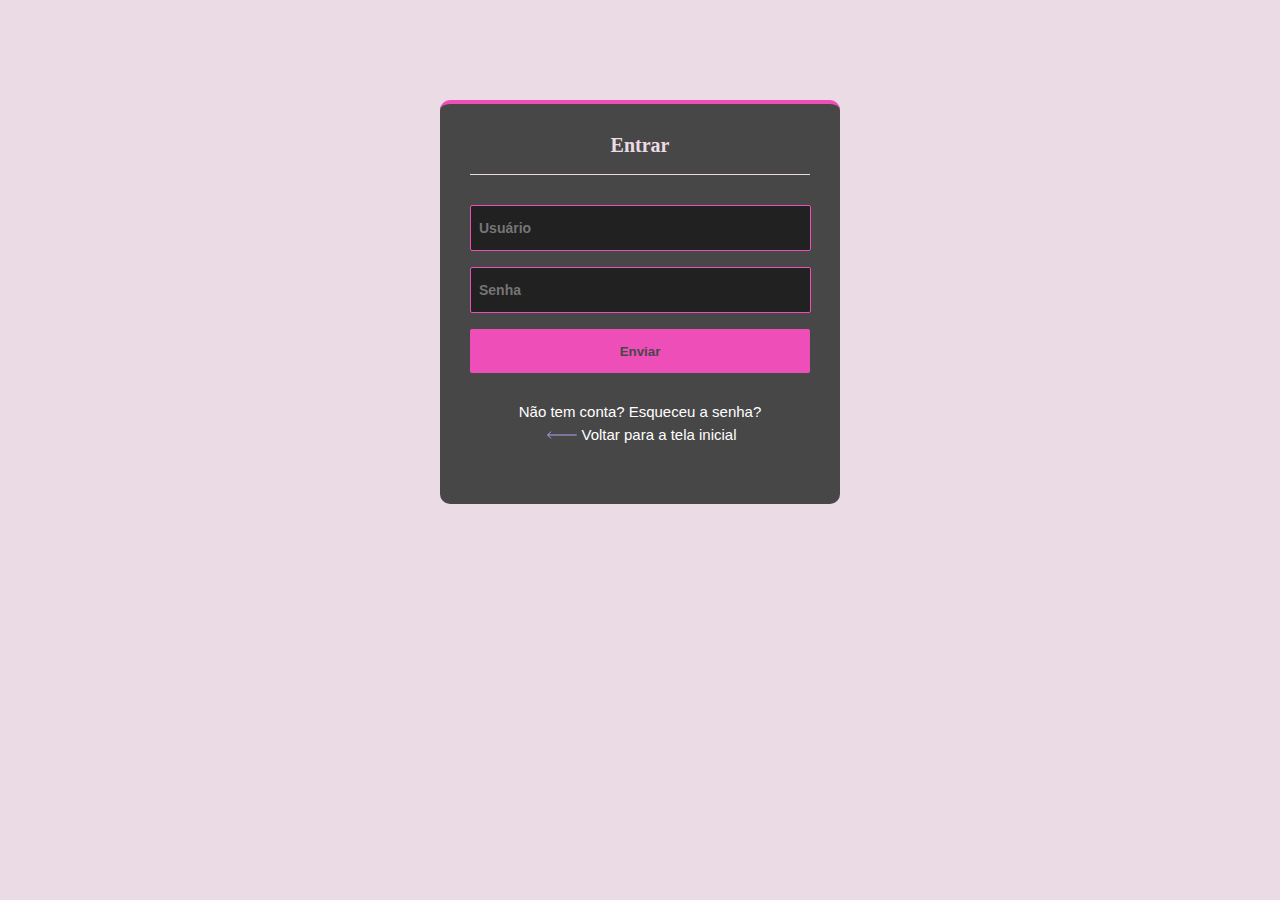
<file: 01 - Fomulario simples/index.html>
<!DOCTYPE html>
<html lang="pt-br">
	<head>
		<meta charset="UTF-8">
		<meta name="viewport" content="width=device-width, initial-scale=1.0">
		<link rel="stylesheet" href="style.css">
		<title>Formulário simples</title>
	</head>
	<body>
		
		<div class="form">
			<h6>Entrar</h6>
			<input class="texto" type="text" placeholder="Usuário" name="Usuario" value="" />
			<input class="texto" type="Password" placeholder="Senha" name="Senha" value="" />				
			<input class="botao" type="button" placeholder="Enviar" name="Usuario" value="Enviar" />		
			<div class="variaveis">
				<a href="#">Não tem conta?</a>
				<a href="#">Esqueceu a senha?</a><br>
				<a class="voltar" href="#">
						<img class="voltar-seta" src="voltar.svg" alt="Seta voltar" />
						Voltar para a tela inicial
				</a>
			</div>
		</div>	
	
	</body>
</html>
</file>
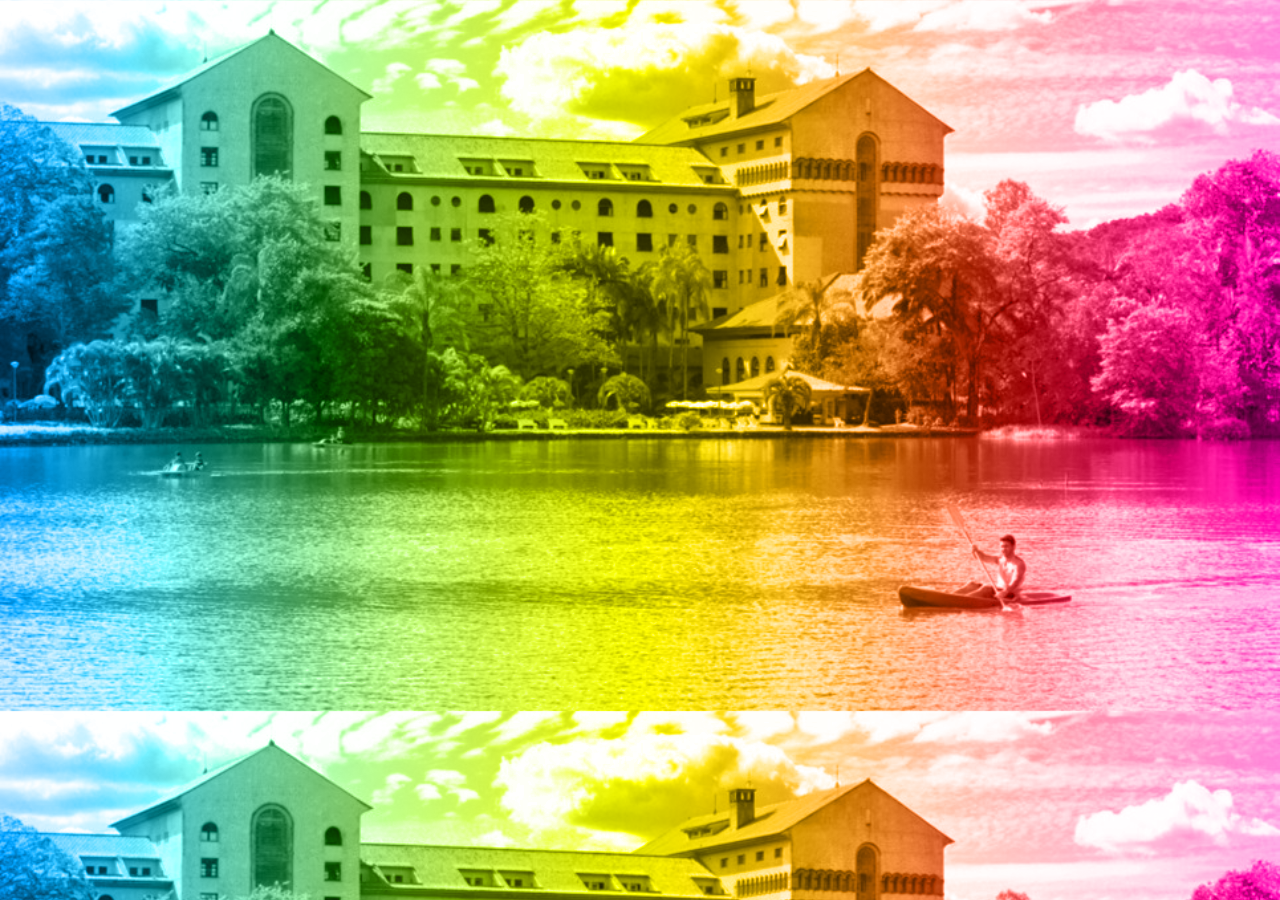
<file: 01 - Gradient effects/index.html>
<!DOCTYPE html>
<html lang="en">
	<head>
		<meta charset="UTF-8">
		<meta name="viewport" content="width=device-width, initial-scale=1.0">
		<link rel="stylesheet" href="style.css">
		<title>Gradient Effects</title>
	</head>
	<body>
		
		<section></section>
	
	</body>
</html>
</file>
<file: 01 - Fomulario simples/style.css>
body {
	margin: 0;
	padding: 0;
	background-color: #eadbe5;
}

.form {
	width: 340px;
	height: 340px;
	background-color: #484747;
	margin: auto;
	margin-top: 100px;
	border-top: 4px solid #ee4eb7;
	padding: 30px;
	border-radius: 10px;
}

.form h6 {
	margin: 0;
	color: #eadbe5;
	font-size: 20px;
	text-align: center;
	height: 40px;
	border-bottom: 1px solid;
	margin-bottom: 30px;
}

.texto {
	width: 95%;
	color: white;
	border: 1px solid #ee4eb7;
	background-color: #212121;
	font-size: 14px;
	padding: 14px 8px;
	font-weight: bold;
	margin-bottom: 16px;
	border-radius: 2px;
}

.botao {
	width: 100%;
	border: none;
	height: 44px;
	background-color: #ee4eb7;
	color: #484747;
	font-weight: bold;
	margin-bottom: 30px;
	cursor: pointer;
	border-radius: 2px;
}


.form a {
	text-decoration: none;
	color: white;
	font-family: arial;
	font-size: 15px;
}

a:hover {
	text-decoration: underline;
	
}

.variaveis {
	text-align: center;
}

.voltar {
	display: flex;
	align-items: center;
	justify-content: center;
}

.voltar-seta {
	width: 30px;
	padding: 4px;
}
</file>
<file: 01 - Gradient effects/style.css>
body {
	margin: 0;
	padding: 0;
}

section {
	width: 100%;
	height: 100vh;
	background: url(araxamg.jpg);
	background-size: 100%;
	/* Font: https://mundoviajar.com.br/castelo-em-terra-mineira/ */
}

section:before {
	content: '';
	/* é usada com os pseudoelementos ::before e ::after para gerar conteúdo em um elemento. */
	position: absolute;
	top: 0;
	left: 0;
	width: 100%;
	height: 100%;
	background: linear-gradient(90deg, #00a1ff, #ff0, #ff00b1);	
	/* A função CSS linear-gradient () cria uma imagem que consiste em uma 
	transição progressiva entre duas ou mais cores ao longo de uma linha reta. */
	mix-blend-mode: color;
	/* options: mix-blend-mode: color-burn; */
}
</file>
